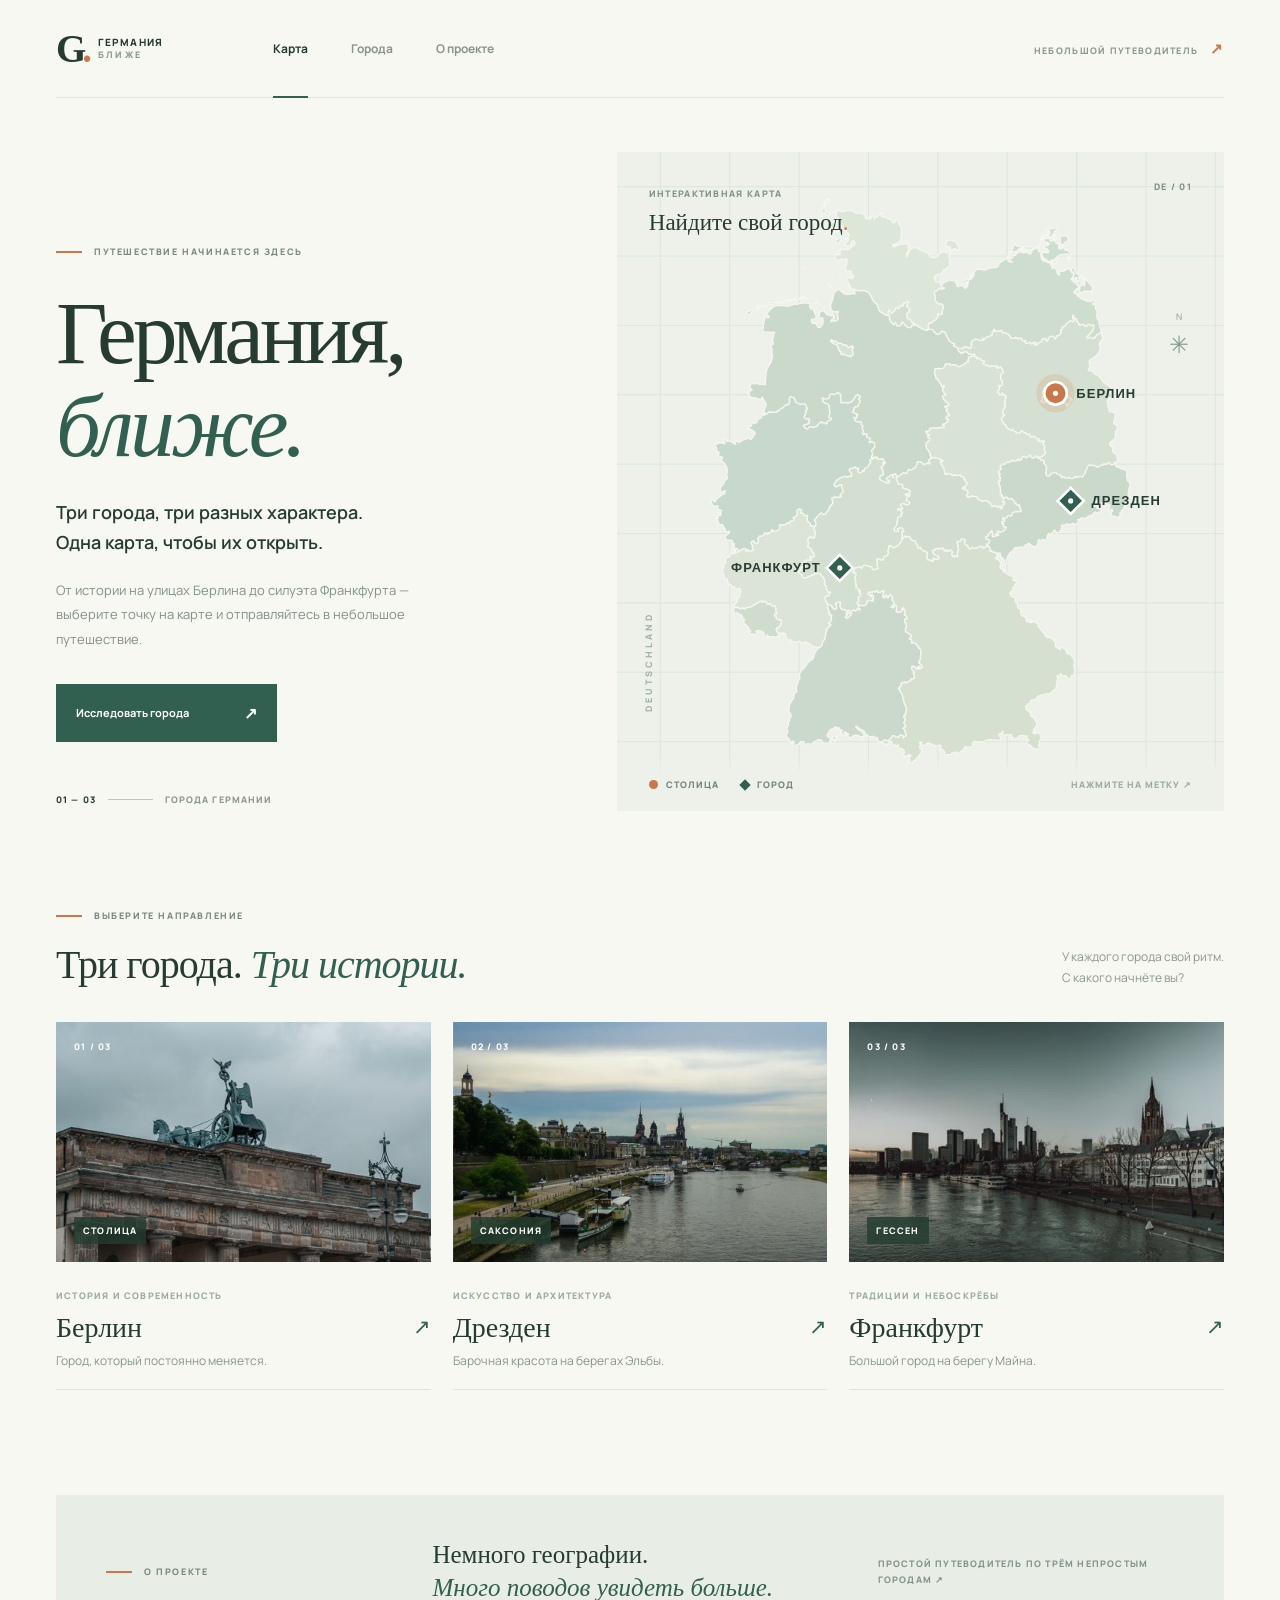
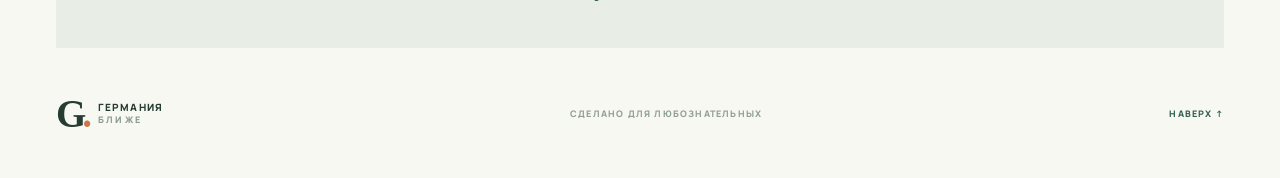
<file: index.html>
<!doctype html>
<html lang="ru">
<head>
  <meta charset="utf-8">
  <meta name="viewport" content="width=device-width, initial-scale=1">
  <meta name="description" content="Интерактивная карта Германии: откройте Берлин, Дрезден и Франкфурт-на-Майне.">
  <title>Германия ближе — интерактивная карта</title>
  <link rel="stylesheet" href="styles.css">
  <script src="script.js" defer></script>
</head>
<body>
  <header class="header wrap">
    <a class="brand" href="index.html" aria-label="Германия ближе — на главную"><span class="brand-mark">G<span>.</span></span><span>ГЕРМАНИЯ<br><small>БЛИЖЕ</small></span></a>
    <nav aria-label="Основная навигация"><a class="active" href="index.html">Карта</a><a href="#cities">Города</a><a href="#about">О проекте</a></nav>
    <span class="header-note">НЕБОЛЬШОЙ ПУТЕВОДИТЕЛЬ <span>↗</span></span>
  </header>
  <main>
    <section class="hero wrap" aria-labelledby="hero-title">
      <div class="hero-copy">
        <div class="eyebrow"><span class="line"></span> ПУТЕШЕСТВИЕ НАЧИНАЕТСЯ ЗДЕСЬ</div>
        <h1 id="hero-title">Германия,<br><em>ближе.</em></h1>
        <p class="lead">Три города, три разных характера.<br>Одна карта, чтобы их открыть.</p>
        <p class="hero-description">От истории на улицах Берлина до силуэта Франкфурта — выберите точку на карте и отправляйтесь в небольшое путешествие.</p>
        <a class="button" href="#cities">Исследовать города <span>↗</span></a>
        <div class="hero-bottom"><span>01 — 03</span><span class="tiny-line"></span><span>ГОРОДА ГЕРМАНИИ</span></div>
      </div>
      <div class="map-card">
        <div class="map-heading"><div><span class="map-kicker">ИНТЕРАКТИВНАЯ КАРТА</span><h2>Найдите свой город<span>.</span></h2></div><span class="map-index">DE / 01</span></div>
        <div class="map-image-wrap">
          <img id="germany-map" src="assets/germany-map.svg" width="700" height="760" usemap="#germany" alt="Карта Германии с отмеченными Берлином, Дрезденом и Франкфуртом-на-Майне">
          <map name="germany">
            <area shape="circle" coords="506,278,22" data-coords="506,278,22" href="berlin.html" alt="Берлин — столица Германии">
            <area shape="poly" coords="523,380,545,402,523,424,501,402" data-coords="523,380,545,402,523,424,501,402" href="dresden.html" alt="Дрезден">
            <area shape="poly" coords="257,458,279,480,257,502,235,480" data-coords="257,458,279,480,257,502,235,480" href="frankfurt.html" alt="Франкфурт-на-Майне">
          </map>
          <div class="map-compass" aria-hidden="true"><span>N</span><b>✳</b></div>
          <span class="map-country" aria-hidden="true">DEUTSCHLAND</span>
        </div>
        <div class="map-footer"><span><i class="legend-circle"></i> СТОЛИЦА</span><span><i class="legend-diamond"></i> ГОРОД</span><span class="map-hint">НАЖМИТЕ НА МЕТКУ ↗</span></div>
      </div>
    </section>
    <section class="cities wrap" id="cities">
      <div class="section-heading"><div><div class="eyebrow"><span class="line"></span> ВЫБЕРИТЕ НАПРАВЛЕНИЕ</div><h2>Три города. <em>Три истории.</em></h2></div><p>У каждого города свой ритм.<br>С какого начнёте вы?</p></div>
      <div class="city-grid">
        <a class="city-card" href="berlin.html"><div class="city-photo berlin-photo"><span class="photo-index">01 / 03</span><span class="photo-tag">СТОЛИЦА</span></div><div class="city-info"><div><span>ИСТОРИЯ И СОВРЕМЕННОСТЬ</span><h3>Берлин</h3><p>Город, который постоянно меняется.</p></div><b aria-hidden="true">↗</b></div></a>
        <a class="city-card" href="dresden.html"><div class="city-photo dresden-photo"><span class="photo-index">02 / 03</span><span class="photo-tag">САКСОНИЯ</span></div><div class="city-info"><div><span>ИСКУССТВО И АРХИТЕКТУРА</span><h3>Дрезден</h3><p>Барочная красота на берегах Эльбы.</p></div><b aria-hidden="true">↗</b></div></a>
        <a class="city-card" href="frankfurt.html"><div class="city-photo frankfurt-photo"><span class="photo-index">03 / 03</span><span class="photo-tag">ГЕССЕН</span></div><div class="city-info"><div><span>ТРАДИЦИИ И НЕБОСКРЁБЫ</span><h3>Франкфурт</h3><p>Большой город на берегу Майна.</p></div><b aria-hidden="true">↗</b></div></a>
      </div>
    </section>
    <section class="about wrap" id="about"><div class="eyebrow"><span class="line"></span> О ПРОЕКТЕ</div><p>Немного географии.<br><em>Много поводов увидеть больше.</em></p><span>ПРОСТОЙ ПУТЕВОДИТЕЛЬ ПО ТРЁМ НЕПРОСТЫМ ГОРОДАМ ↗</span></section>
  </main>
  <footer class="footer wrap"><a class="brand footer-brand" href="index.html"><span class="brand-mark">G<span>.</span></span><span>ГЕРМАНИЯ<br><small>БЛИЖЕ</small></span></a><span>СДЕЛАНО ДЛЯ ЛЮБОЗНАТЕЛЬНЫХ</span><a href="#hero-title">НАВЕРХ ↑</a></footer>
</body>
</html>
</file>
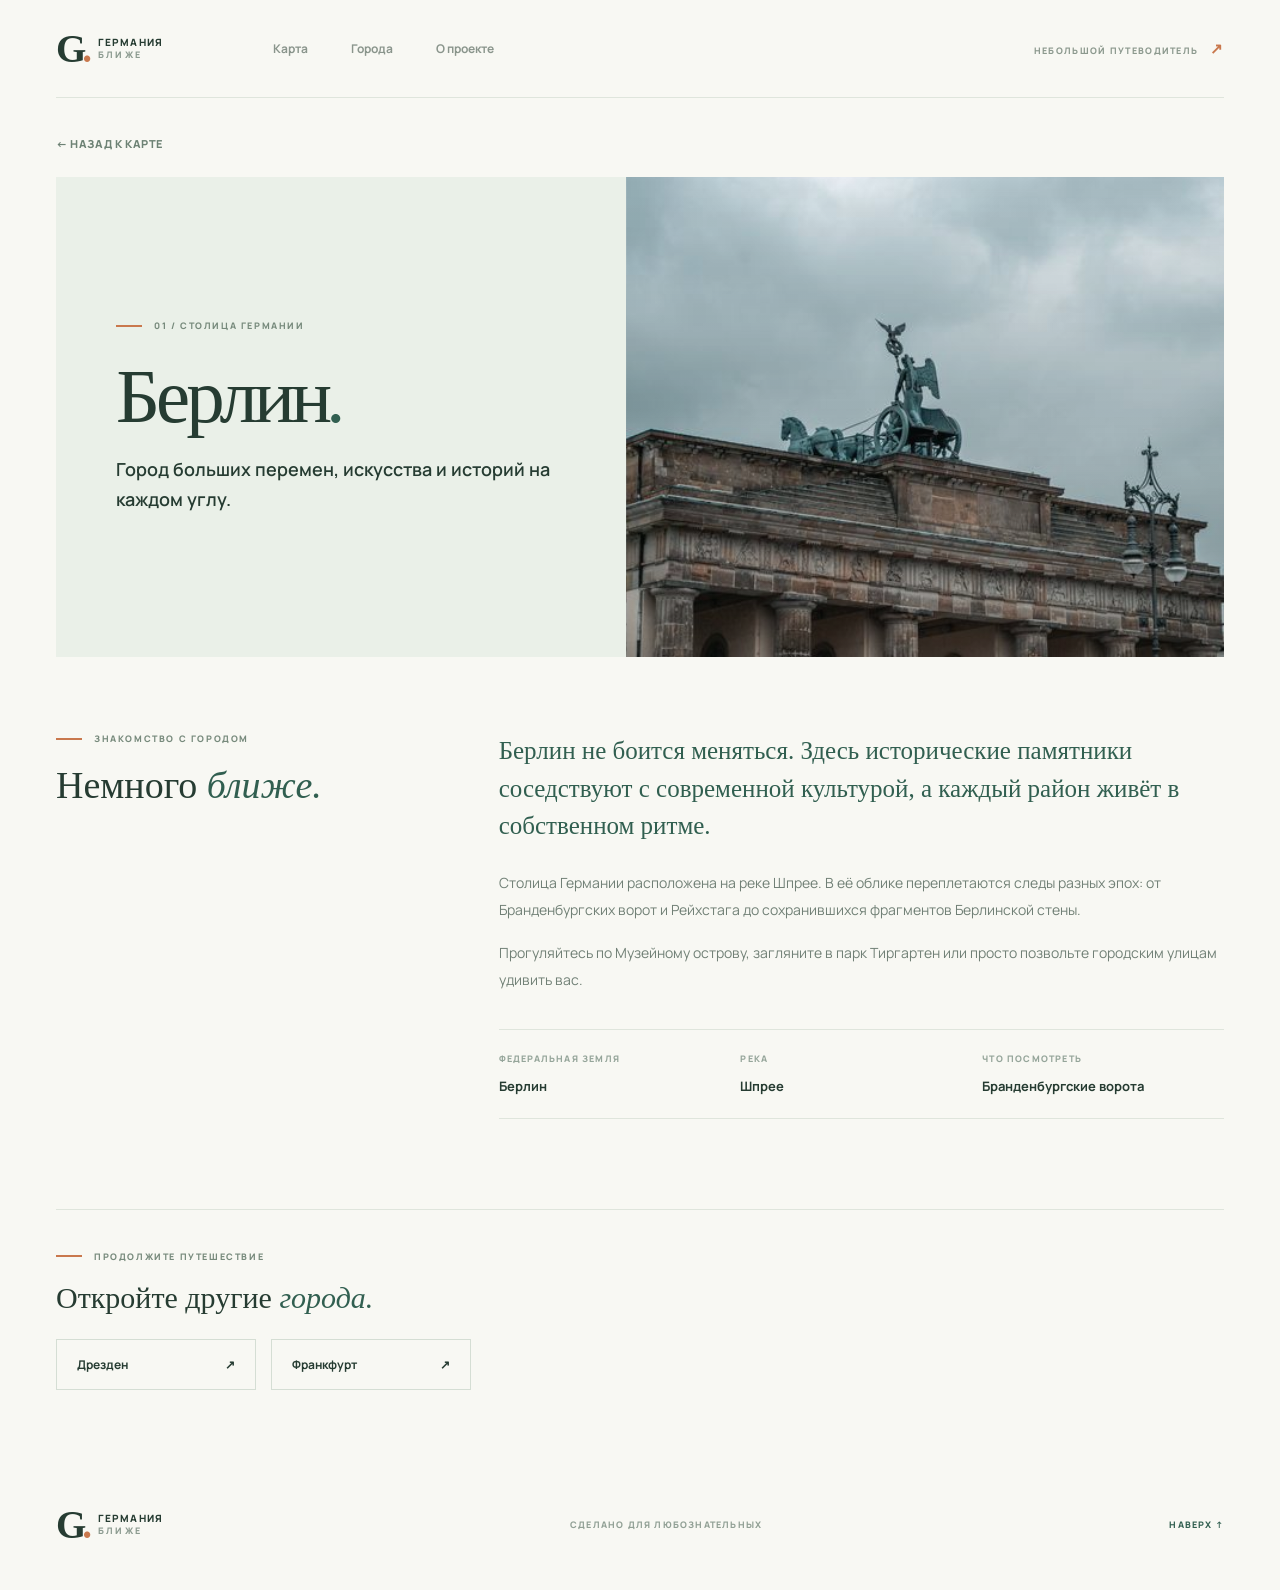
<file: berlin.html>
<!doctype html>
<html lang="ru"><head><meta charset="utf-8"><meta name="viewport" content="width=device-width, initial-scale=1"><meta name="description" content="Берлин: история, достопримечательности и интересные места."><title>Берлин — Германия ближе</title><link rel="stylesheet" href="styles.css"></head>
<body><header class="header wrap"><a class="brand" href="index.html" aria-label="Германия ближе — на главную"><span class="brand-mark">G<span>.</span></span><span>ГЕРМАНИЯ<br><small>БЛИЖЕ</small></span></a><nav aria-label="Основная навигация"><a href="index.html">Карта</a><a href="index.html#cities">Города</a><a href="index.html#about">О проекте</a></nav><span class="header-note">НЕБОЛЬШОЙ ПУТЕВОДИТЕЛЬ <span>↗</span></span></header>
<main class="wrap"><a class="back-link" href="index.html">← НАЗАД К КАРТЕ</a><section class="city-hero"><div class="city-hero-copy"><div class="eyebrow"><span class="line"></span> 01 / СТОЛИЦА ГЕРМАНИИ</div><h1>Берлин<em>.</em></h1><p class="lead">Город больших перемен, искусства и историй на каждом углу.</p></div><div class="city-hero-image berlin-photo" role="img" aria-label="Вид на город Берлин"></div></section><section class="city-content"><div><div class="eyebrow"><span class="line"></span> ЗНАКОМСТВО С ГОРОДОМ</div><h2>Немного <em>ближе.</em></h2></div><div><p class="intro">Берлин не боится меняться. Здесь исторические памятники соседствуют с современной культурой, а каждый район живёт в собственном ритме.</p><p>Столица Германии расположена на реке Шпрее. В её облике переплетаются следы разных эпох: от Бранденбургских ворот и Рейхстага до сохранившихся фрагментов Берлинской стены.</p><p>Прогуляйтесь по Музейному острову, загляните в парк Тиргартен или просто позвольте городским улицам удивить вас.</p><div class="facts"><div class="fact"><span>ФЕДЕРАЛЬНАЯ ЗЕМЛЯ</span><strong>Берлин</strong></div><div class="fact"><span>РЕКА</span><strong>Шпрее</strong></div><div class="fact"><span>ЧТО ПОСМОТРЕТЬ</span><strong>Бранденбургские ворота</strong></div></div></div></section><section class="other-cities"><div class="eyebrow"><span class="line"></span> ПРОДОЛЖИТЕ ПУТЕШЕСТВИЕ</div><h2>Откройте другие <em>города.</em></h2><div class="other-links"><a href="dresden.html">Дрезден <span>↗</span></a><a href="frankfurt.html">Франкфурт <span>↗</span></a></div></section></main><footer class="footer wrap"><a class="brand footer-brand" href="index.html"><span class="brand-mark">G<span>.</span></span><span>ГЕРМАНИЯ<br><small>БЛИЖЕ</small></span></a><span>СДЕЛАНО ДЛЯ ЛЮБОЗНАТЕЛЬНЫХ</span><a href="#">НАВЕРХ ↑</a></footer></body></html>
</file>
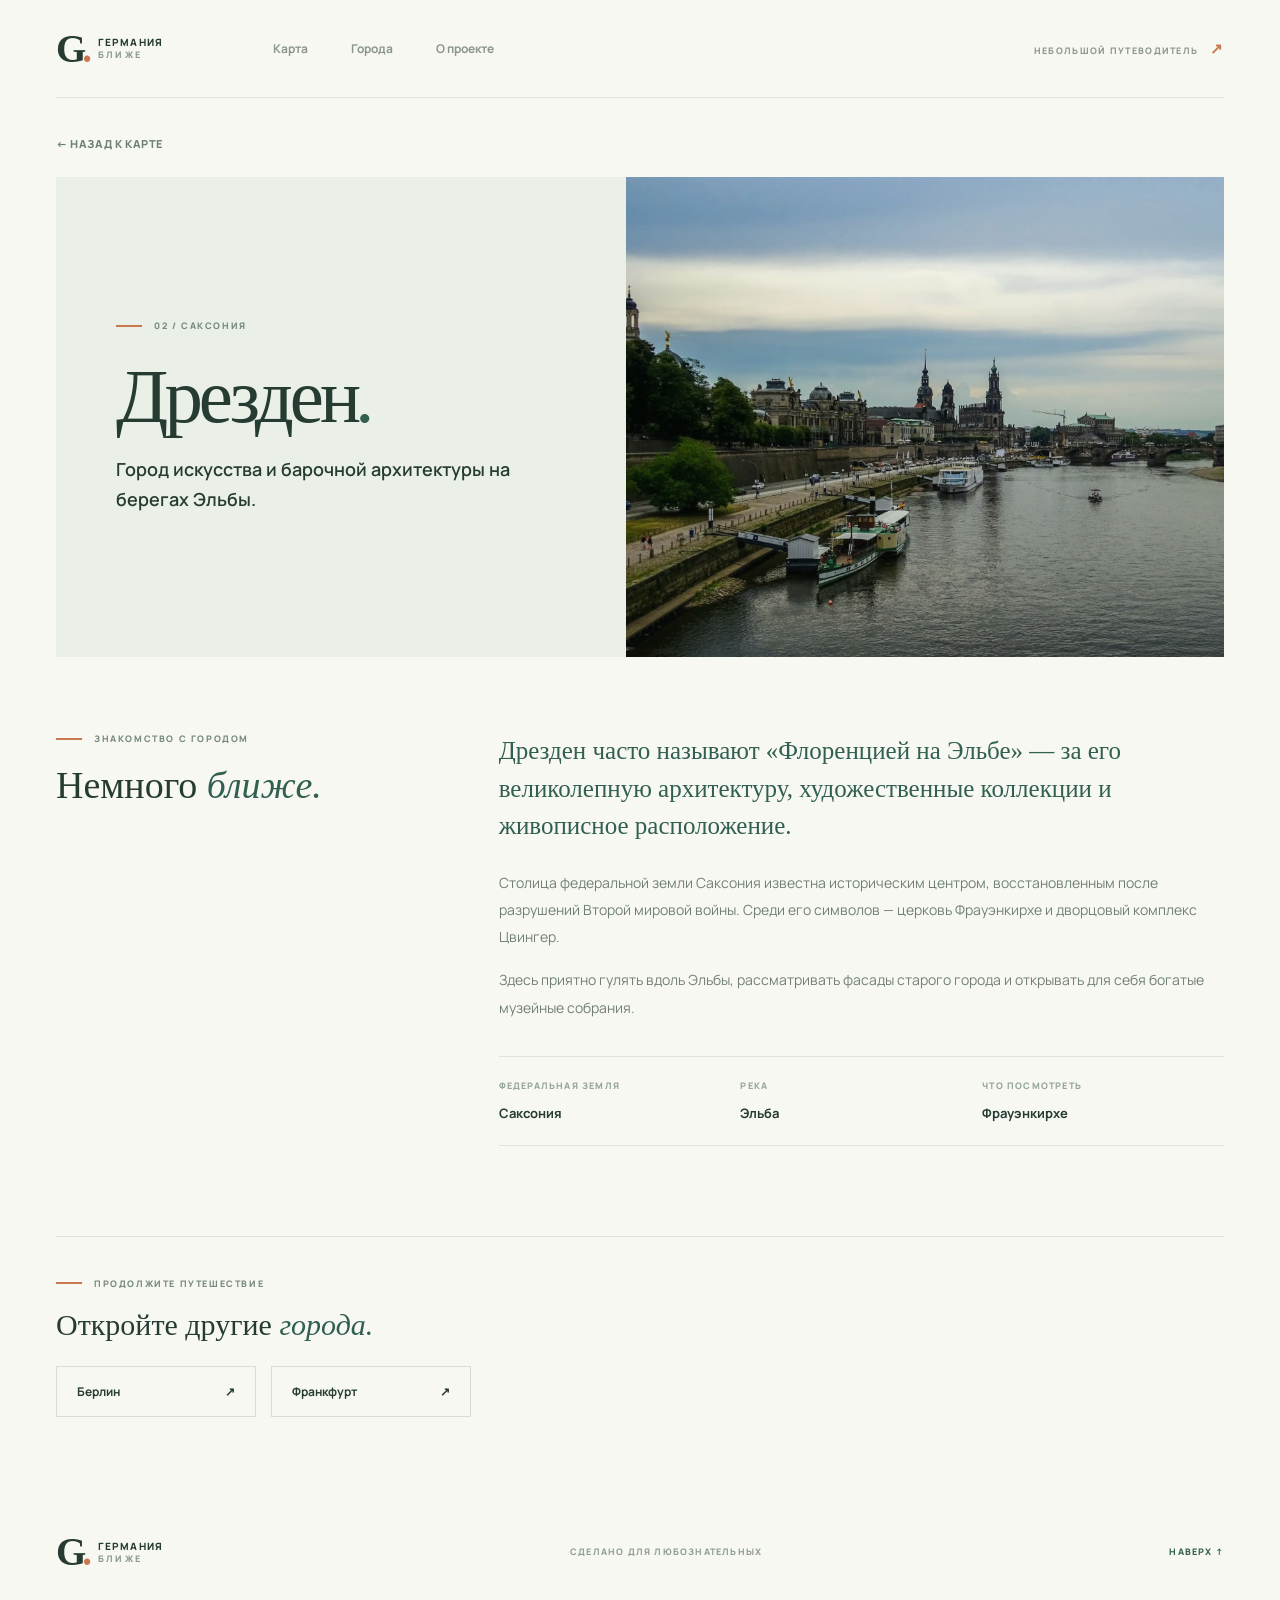
<file: dresden.html>
<!doctype html>
<html lang="ru"><head><meta charset="utf-8"><meta name="viewport" content="width=device-width, initial-scale=1"><meta name="description" content="Дрезден: история, достопримечательности и интересные места."><title>Дрезден — Германия ближе</title><link rel="stylesheet" href="styles.css"></head>
<body><header class="header wrap"><a class="brand" href="index.html" aria-label="Германия ближе — на главную"><span class="brand-mark">G<span>.</span></span><span>ГЕРМАНИЯ<br><small>БЛИЖЕ</small></span></a><nav aria-label="Основная навигация"><a href="index.html">Карта</a><a href="index.html#cities">Города</a><a href="index.html#about">О проекте</a></nav><span class="header-note">НЕБОЛЬШОЙ ПУТЕВОДИТЕЛЬ <span>↗</span></span></header>
<main class="wrap"><a class="back-link" href="index.html">← НАЗАД К КАРТЕ</a><section class="city-hero"><div class="city-hero-copy"><div class="eyebrow"><span class="line"></span> 02 / САКСОНИЯ</div><h1>Дрезден<em>.</em></h1><p class="lead">Город искусства и барочной архитектуры на берегах Эльбы.</p></div><div class="city-hero-image dresden-photo" role="img" aria-label="Вид на город Дрезден"></div></section><section class="city-content"><div><div class="eyebrow"><span class="line"></span> ЗНАКОМСТВО С ГОРОДОМ</div><h2>Немного <em>ближе.</em></h2></div><div><p class="intro">Дрезден часто называют «Флоренцией на Эльбе» — за его великолепную архитектуру, художественные коллекции и живописное расположение.</p><p>Столица федеральной земли Саксония известна историческим центром, восстановленным после разрушений Второй мировой войны. Среди его символов — церковь Фрауэнкирхе и дворцовый комплекс Цвингер.</p><p>Здесь приятно гулять вдоль Эльбы, рассматривать фасады старого города и открывать для себя богатые музейные собрания.</p><div class="facts"><div class="fact"><span>ФЕДЕРАЛЬНАЯ ЗЕМЛЯ</span><strong>Саксония</strong></div><div class="fact"><span>РЕКА</span><strong>Эльба</strong></div><div class="fact"><span>ЧТО ПОСМОТРЕТЬ</span><strong>Фрауэнкирхе</strong></div></div></div></section><section class="other-cities"><div class="eyebrow"><span class="line"></span> ПРОДОЛЖИТЕ ПУТЕШЕСТВИЕ</div><h2>Откройте другие <em>города.</em></h2><div class="other-links"><a href="berlin.html">Берлин <span>↗</span></a><a href="frankfurt.html">Франкфурт <span>↗</span></a></div></section></main><footer class="footer wrap"><a class="brand footer-brand" href="index.html"><span class="brand-mark">G<span>.</span></span><span>ГЕРМАНИЯ<br><small>БЛИЖЕ</small></span></a><span>СДЕЛАНО ДЛЯ ЛЮБОЗНАТЕЛЬНЫХ</span><a href="#">НАВЕРХ ↑</a></footer></body></html>
</file>
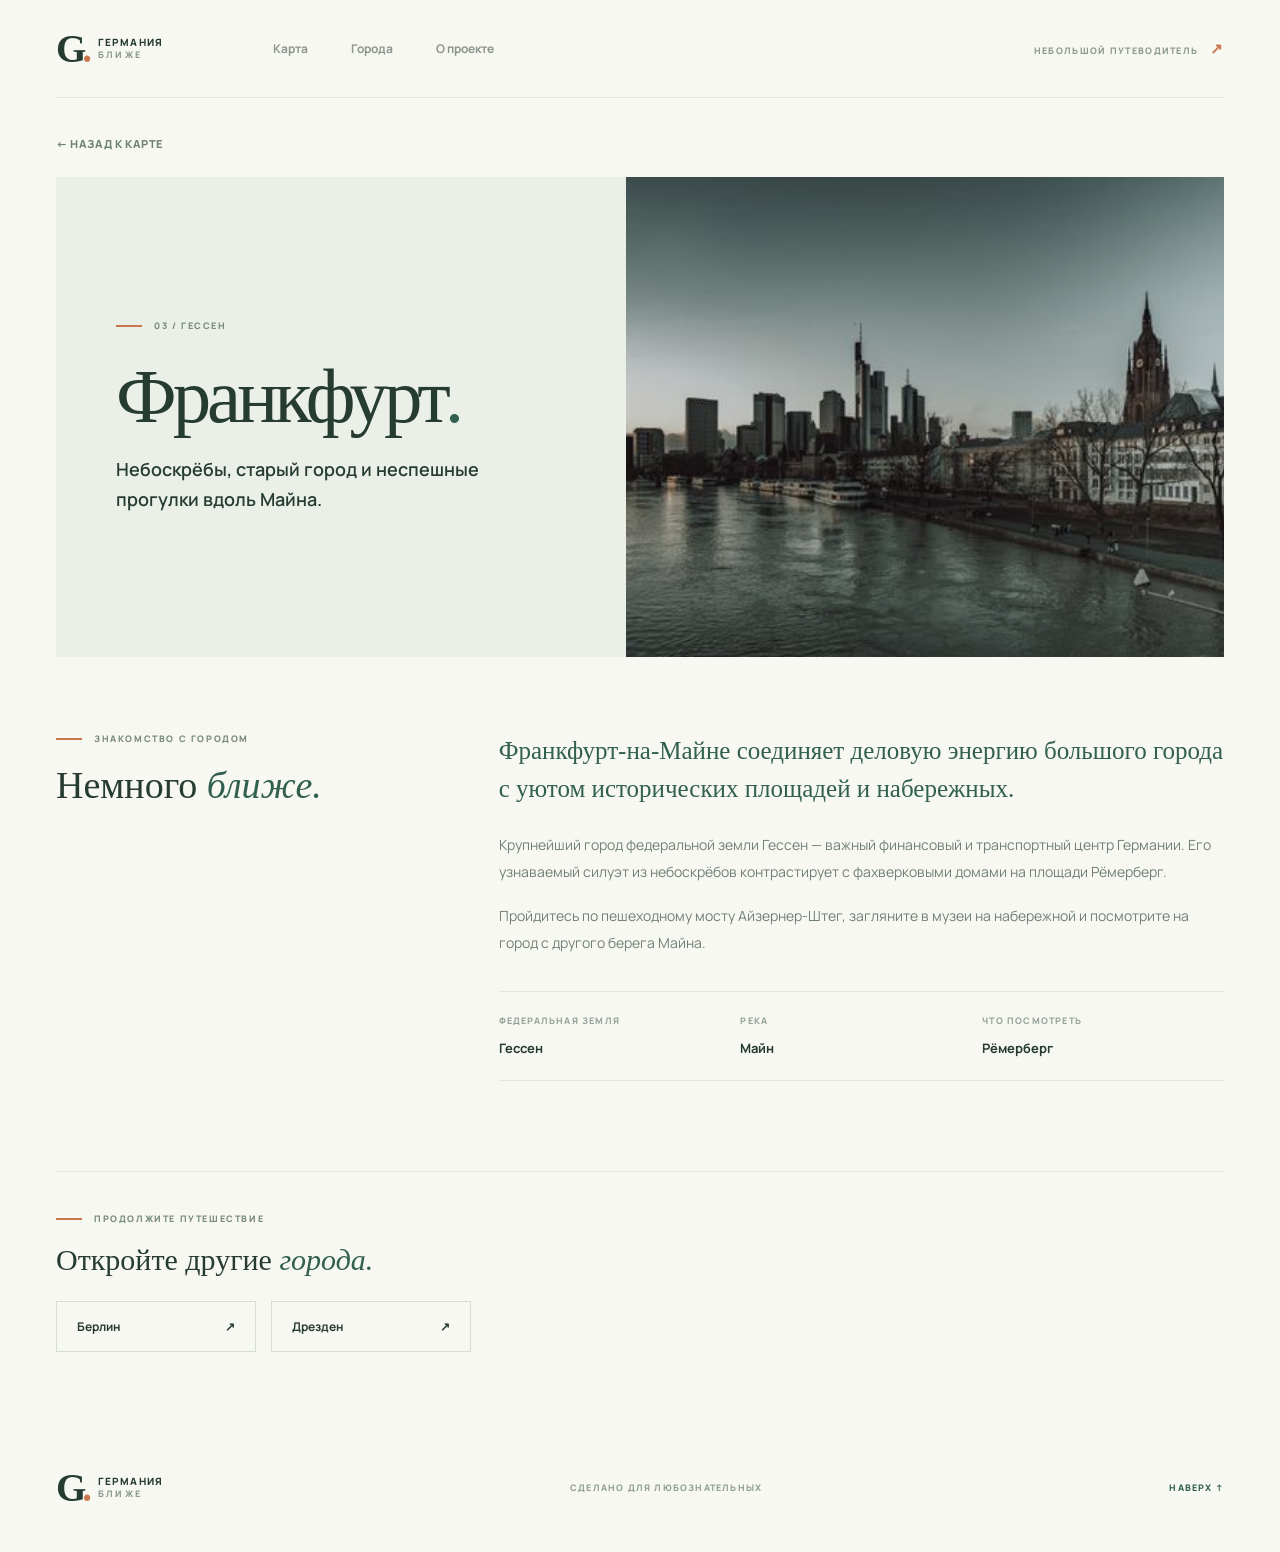
<file: frankfurt.html>
<!doctype html>
<html lang="ru"><head><meta charset="utf-8"><meta name="viewport" content="width=device-width, initial-scale=1"><meta name="description" content="Франкфурт: история, достопримечательности и интересные места."><title>Франкфурт — Германия ближе</title><link rel="stylesheet" href="styles.css"></head>
<body><header class="header wrap"><a class="brand" href="index.html" aria-label="Германия ближе — на главную"><span class="brand-mark">G<span>.</span></span><span>ГЕРМАНИЯ<br><small>БЛИЖЕ</small></span></a><nav aria-label="Основная навигация"><a href="index.html">Карта</a><a href="index.html#cities">Города</a><a href="index.html#about">О проекте</a></nav><span class="header-note">НЕБОЛЬШОЙ ПУТЕВОДИТЕЛЬ <span>↗</span></span></header>
<main class="wrap"><a class="back-link" href="index.html">← НАЗАД К КАРТЕ</a><section class="city-hero"><div class="city-hero-copy"><div class="eyebrow"><span class="line"></span> 03 / ГЕССЕН</div><h1>Франкфурт<em>.</em></h1><p class="lead">Небоскрёбы, старый город и неспешные прогулки вдоль Майна.</p></div><div class="city-hero-image frankfurt-photo" role="img" aria-label="Вид на город Франкфурт"></div></section><section class="city-content"><div><div class="eyebrow"><span class="line"></span> ЗНАКОМСТВО С ГОРОДОМ</div><h2>Немного <em>ближе.</em></h2></div><div><p class="intro">Франкфурт-на-Майне соединяет деловую энергию большого города с уютом исторических площадей и набережных.</p><p>Крупнейший город федеральной земли Гессен — важный финансовый и транспортный центр Германии. Его узнаваемый силуэт из небоскрёбов контрастирует с фахверковыми домами на площади Рёмерберг.</p><p>Пройдитесь по пешеходному мосту Айзернер-Штег, загляните в музеи на набережной и посмотрите на город с другого берега Майна.</p><div class="facts"><div class="fact"><span>ФЕДЕРАЛЬНАЯ ЗЕМЛЯ</span><strong>Гессен</strong></div><div class="fact"><span>РЕКА</span><strong>Майн</strong></div><div class="fact"><span>ЧТО ПОСМОТРЕТЬ</span><strong>Рёмерберг</strong></div></div></div></section><section class="other-cities"><div class="eyebrow"><span class="line"></span> ПРОДОЛЖИТЕ ПУТЕШЕСТВИЕ</div><h2>Откройте другие <em>города.</em></h2><div class="other-links"><a href="berlin.html">Берлин <span>↗</span></a><a href="dresden.html">Дрезден <span>↗</span></a></div></section></main><footer class="footer wrap"><a class="brand footer-brand" href="index.html"><span class="brand-mark">G<span>.</span></span><span>ГЕРМАНИЯ<br><small>БЛИЖЕ</small></span></a><span>СДЕЛАНО ДЛЯ ЛЮБОЗНАТЕЛЬНЫХ</span><a href="#">НАВЕРХ ↑</a></footer></body></html>
</file>
<file: styles.css>
@import url('https://fonts.googleapis.com/css2?family=DM+Sans:wght@400;500;600;700&family=Manrope:wght@400;500;600;700;800&display=swap');
:root{--ink:#263c32;--muted:#768278;--green:#315f50;--paper:#f8f8f3;--accent:#c9784d;--line:#dfe5dc}*{box-sizing:border-box}html{scroll-behavior:smooth}body{margin:0;background:var(--paper);color:var(--ink);font-family:Manrope,Arial,sans-serif}a{color:inherit;text-decoration:none}.wrap{width:min(1380px,calc(100% - 112px));margin:auto}.header{height:98px;display:flex;align-items:center;border-bottom:1px solid var(--line);gap:110px}.brand{display:inline-flex;align-items:center;gap:10px;font-size:10px;line-height:1.2;font-weight:800;letter-spacing:1.1px;white-space:nowrap}.brand small{font-size:9px;letter-spacing:2.6px;color:#8c9b90}.brand-mark{font-family:Georgia,serif;font-size:39px;line-height:1;letter-spacing:-4px;font-weight:bold}.brand-mark span{color:var(--accent)}nav{display:flex;gap:43px;height:100%;align-items:center}nav a{font-size:12px;font-weight:700;color:#8a958c;height:100%;display:flex;align-items:center;position:relative}nav a:hover,nav a.active{color:var(--ink)}nav a.active:after{content:"";height:2px;background:var(--green);position:absolute;bottom:-1px;left:0;right:0}.header-note{margin-left:auto;font-size:9px;letter-spacing:1.3px;font-weight:800;color:#8c998e}.header-note span{color:var(--accent);font-size:15px;margin-left:8px}.hero{display:grid;grid-template-columns: 0.9fr 1.1fr;gap:64px;padding-top:54px;padding-bottom:90px;min-height:720px}.hero-copy{position:relative;padding-top:93px}.eyebrow{display:flex;align-items:center;gap:12px;color:#778a7c;font-size:9px;font-weight:800;letter-spacing:1.6px}.line{width:26px;height:2px;background:var(--accent);display:inline-block}h1,h2,h3,p{margin:0}h1{font-family:Georgia,serif;font-weight:400;font-size:clamp(66px,7vw,105px);line-height:1.04;letter-spacing:-4px;margin:28px 0 26px}em{font-weight:400;color:var(--green)}.lead{font-size:18px;line-height:1.65;font-weight:600}.hero-description{max-width:400px;color:#839087;line-height:1.9;font-size:13px;margin-top:20px}.button{display:inline-flex;align-items:center;gap:55px;background:var(--green);color:white;font-size:11px;font-weight:700;padding:18px 20px;margin-top:32px;transition:background .2s}.button:hover{background:#234a3c}.button span{font-size:16px}.hero-bottom{display:flex;align-items:center;gap:12px;position:absolute;bottom:5px;color:#89978d;font-size:9px;letter-spacing:1.1px;font-weight:800}.hero-bottom span:first-child{color:var(--ink)}.tiny-line{height:1px;width:45px;background:#bac8bc}.map-card{background:#edf1e9;position:relative;overflow:hidden;min-width:0}.map-heading{position:absolute;z-index:1;top:28px;left:32px;right:32px;display:flex;justify-content:space-between;align-items:start;pointer-events:none}.map-kicker,.map-index{font-size:9px;letter-spacing:1.3px;font-weight:800;color:#819185}.map-heading h2{font-family:Georgia,serif;font-size:23px;font-weight:400;margin-top:8px}.map-heading h2 span{color:var(--accent)}.map-image-wrap{position:relative}.map-image-wrap img{display:block;width:100%;height:auto}.map-image-wrap area{cursor:pointer}.map-compass{position:absolute;right:35px;top:24%;display:flex;align-items:center;flex-direction:column;color:#899d8e;font-size:9px;gap:4px;pointer-events:none}.map-compass b{font-size:24px;font-weight:400}.map-country{position:absolute;left:25px;bottom:15%;writing-mode:vertical-rl;transform:rotate(180deg);font-size:9px;letter-spacing:3px;color:#a2b3a4;font-weight:800;pointer-events:none}.map-footer{position:absolute;bottom:0;left:0;right:0;padding:20px 32px;display:flex;align-items:center;gap:22px;background:linear-gradient(transparent,#edf1e9 30%);font-size:9px;letter-spacing:1px;font-weight:800;color:#718477;pointer-events:none}.map-footer span{display:flex;align-items:center;gap:8px}.legend-circle{width:9px;height:9px;border-radius:50%;background:var(--accent)}.legend-diamond{width:8px;height:8px;background:var(--green);transform:rotate(45deg)}.map-footer .map-hint{margin-left:auto;color:#9aaba0}.cities{padding:8px 0 105px}.section-heading{display:flex;justify-content:space-between;align-items:end;margin-bottom:34px}.section-heading h2{font-family:Georgia,serif;font-weight:400;letter-spacing:-1px;font-size:40px;margin-top:19px}.section-heading p{font-size:12px;line-height:1.7;color:#8a968c}.city-grid{display:grid;grid-template-columns:repeat(3,1fr);gap:22px}.city-card{display:block}.city-photo{height:240px;background-position:center;background-size:cover;position:relative;overflow:hidden;transition:filter .25s}.city-card:hover .city-photo{filter:brightness(.85)}.berlin-photo{background-image:linear-gradient(0deg,rgba(22,37,31,.24),transparent),url('assets/berlin.jpg');background-position:center 57%}.dresden-photo{background-image:linear-gradient(0deg,rgba(22,37,31,.24),transparent),url('assets/dresden.webp')}.frankfurt-photo{background-image:linear-gradient(0deg,rgba(22,37,31,.24),transparent),url('assets/frankfurt.jpg')}.photo-index,.photo-tag{position:absolute;color:white;font-size:9px;letter-spacing:1.2px;font-weight:800}.photo-index{top:18px;left:18px}.photo-tag{bottom:18px;left:18px;padding:7px 9px;background:rgba(36,61,48,.8)}.city-info{display:flex;justify-content:space-between;padding:20px 0;border-bottom:1px solid var(--line)}.city-info span{font-size:9px;letter-spacing:1.2px;color:#9aab9d;font-weight:800}.city-info h3{font-family:Georgia,serif;font-size:28px;font-weight:400;margin:8px 0}.city-info p{font-size:12px;color:#88958a}.city-info b{font-weight:400;font-size:21px;color:var(--green);align-self:center}.about{background:#e8eee6;padding:44px 50px;display:grid;grid-template-columns:1fr 1.4fr 1fr;align-items:center;gap:30px}.about p{font-family:Georgia,serif;font-size:25px;line-height:1.3}.about>span{font-size:9px;letter-spacing:1.2px;line-height:1.8;color:#83948a;font-weight:800}.footer{min-height:130px;display:flex;align-items:center;justify-content:space-between;gap:20px}.footer>span,.footer>a:last-child{font-size:9px;letter-spacing:1.2px;font-weight:800;color:#91a095}.footer>a:last-child{color:var(--green)}
/* City pages */
.back-link{display:inline-flex;gap:12px;font-size:11px;font-weight:800;letter-spacing:.6px;margin:38px 0 26px;color:#6d8274}.back-link:hover{color:var(--accent)}.city-hero{display:grid;grid-template-columns:1fr 1.05fr;background:#eaf0e8;min-height:480px}.city-hero-copy{padding:65px 60px;display:flex;flex-direction:column;align-items:flex-start;justify-content:center}.city-hero h1{font-size:clamp(58px,6vw,88px);margin:25px 0 18px}.city-hero .lead{max-width:460px}.city-hero-image{min-height:400px;background-size:cover;background-position:center}.city-content{display:grid;grid-template-columns:1fr 2fr;gap:80px;padding:75px 0 90px}.city-content h2{font-family:Georgia,serif;font-size:38px;font-weight:400;margin-top:18px}.city-content .intro{font-family:Georgia,serif;font-size:25px;line-height:1.5;color:var(--green);margin-bottom:24px}.city-content p:not(.intro){font-size:14px;line-height:1.95;color:#718076;margin-bottom:16px}.facts{display:grid;grid-template-columns:repeat(3,1fr);border-top:1px solid var(--line);border-bottom:1px solid var(--line);margin-top:35px}.fact{padding:22px 15px 22px 0}.fact span{display:block;font-size:9px;font-weight:800;letter-spacing:1.2px;color:#95a59a;margin-bottom:9px}.fact strong{font-size:13px}.other-cities{padding:40px 0 70px;border-top:1px solid var(--line)}.other-cities h2{font:400 30px Georgia,serif;margin:18px 0 24px}.other-links{display:flex;gap:15px}.other-links a{border:1px solid #d5ded4;padding:16px 20px;min-width:200px;font-size:12px;font-weight:700;display:flex;justify-content:space-between;gap:30px}.other-links a:hover{background:#e8eee6}
@media(max-width:900px){.wrap{width:calc(100% - 48px)}.header{gap:45px}.header-note{display:none}.hero{gap:25px;min-height:auto}.hero-copy{padding-top:55px;padding-bottom:55px}.hero-bottom{bottom:0}h1{font-size:72px}.city-photo{height:190px}.about{grid-template-columns:1fr 2fr}.about>span{display:none}.city-hero-copy{padding:40px}.city-content{gap:35px}}
@media(max-width:650px){.wrap{width:calc(100% - 36px)}.header{height:76px;justify-content:space-between;gap:12px}nav{gap:18px}nav a{font-size:11px}.hero{display:flex;flex-direction:column;padding-top:38px;padding-bottom:64px}.hero-copy{padding:20px 0 40px}.hero-bottom{display:none}h1{font-size:67px;letter-spacing:-3px}.lead{font-size:16px}.hero-description{font-size:12px}.map-heading{top:20px;left:20px;right:20px}.map-heading h2{font-size:19px}.map-footer{padding:15px;gap:13px;font-size:8px}.map-footer .map-hint{font-size:7px}.map-compass{right:20px}.map-country{left:12px}.section-heading{display:block}.section-heading h2{font-size:32px}.section-heading p{margin-top:14px}.city-grid{grid-template-columns:1fr;gap:28px}.city-photo{height:240px}.cities{padding-bottom:65px}.about{padding:30px;display:block}.about p{margin-top:20px;font-size:22px}.footer{min-height:110px}.footer>span{display:none}.city-hero{grid-template-columns:1fr}.city-hero-copy{padding:40px 28px}.city-hero h1{font-size:58px}.city-hero-image{min-height:280px}.city-content{display:block;padding:55px 0}.city-content h2{margin-bottom:25px}.city-content .intro{font-size:21px}.facts{grid-template-columns:1fr}.fact{padding:14px 0}.other-links{flex-direction:column}.other-links a{width:100%}}
</file>
